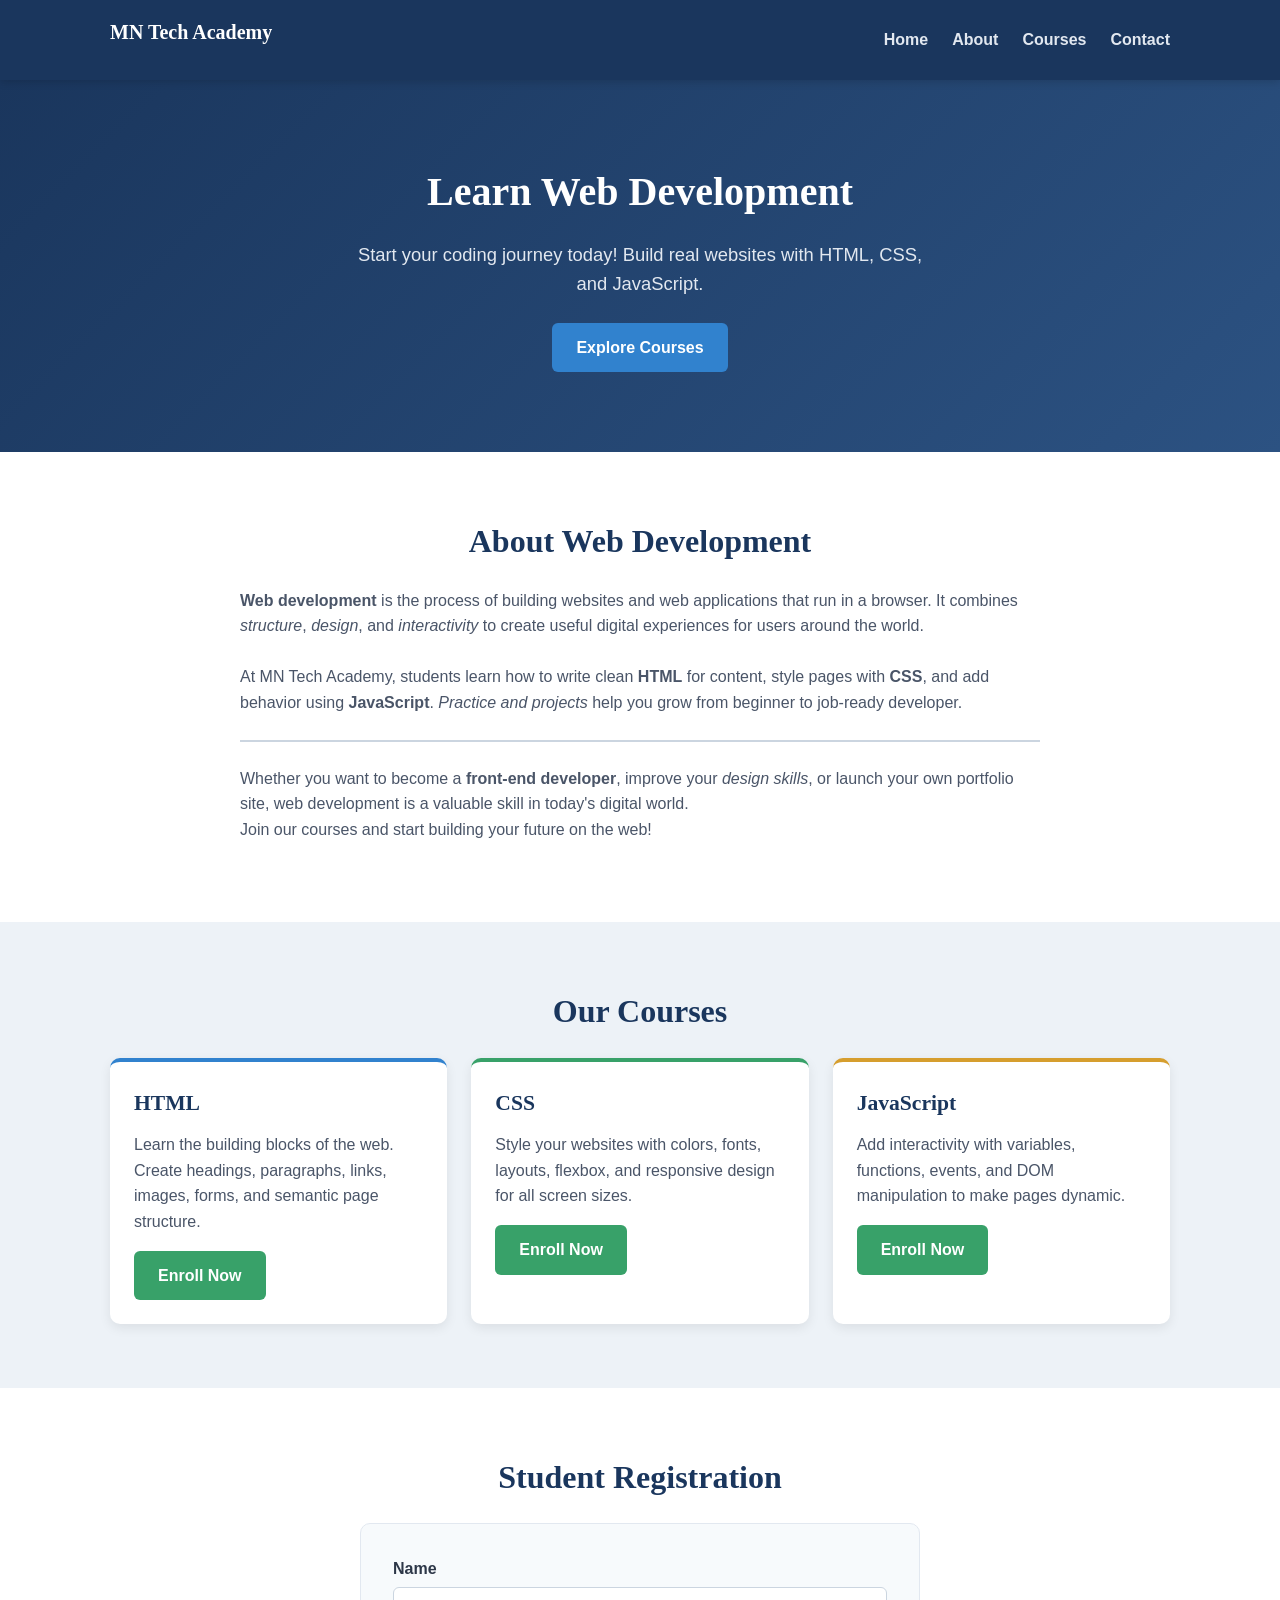
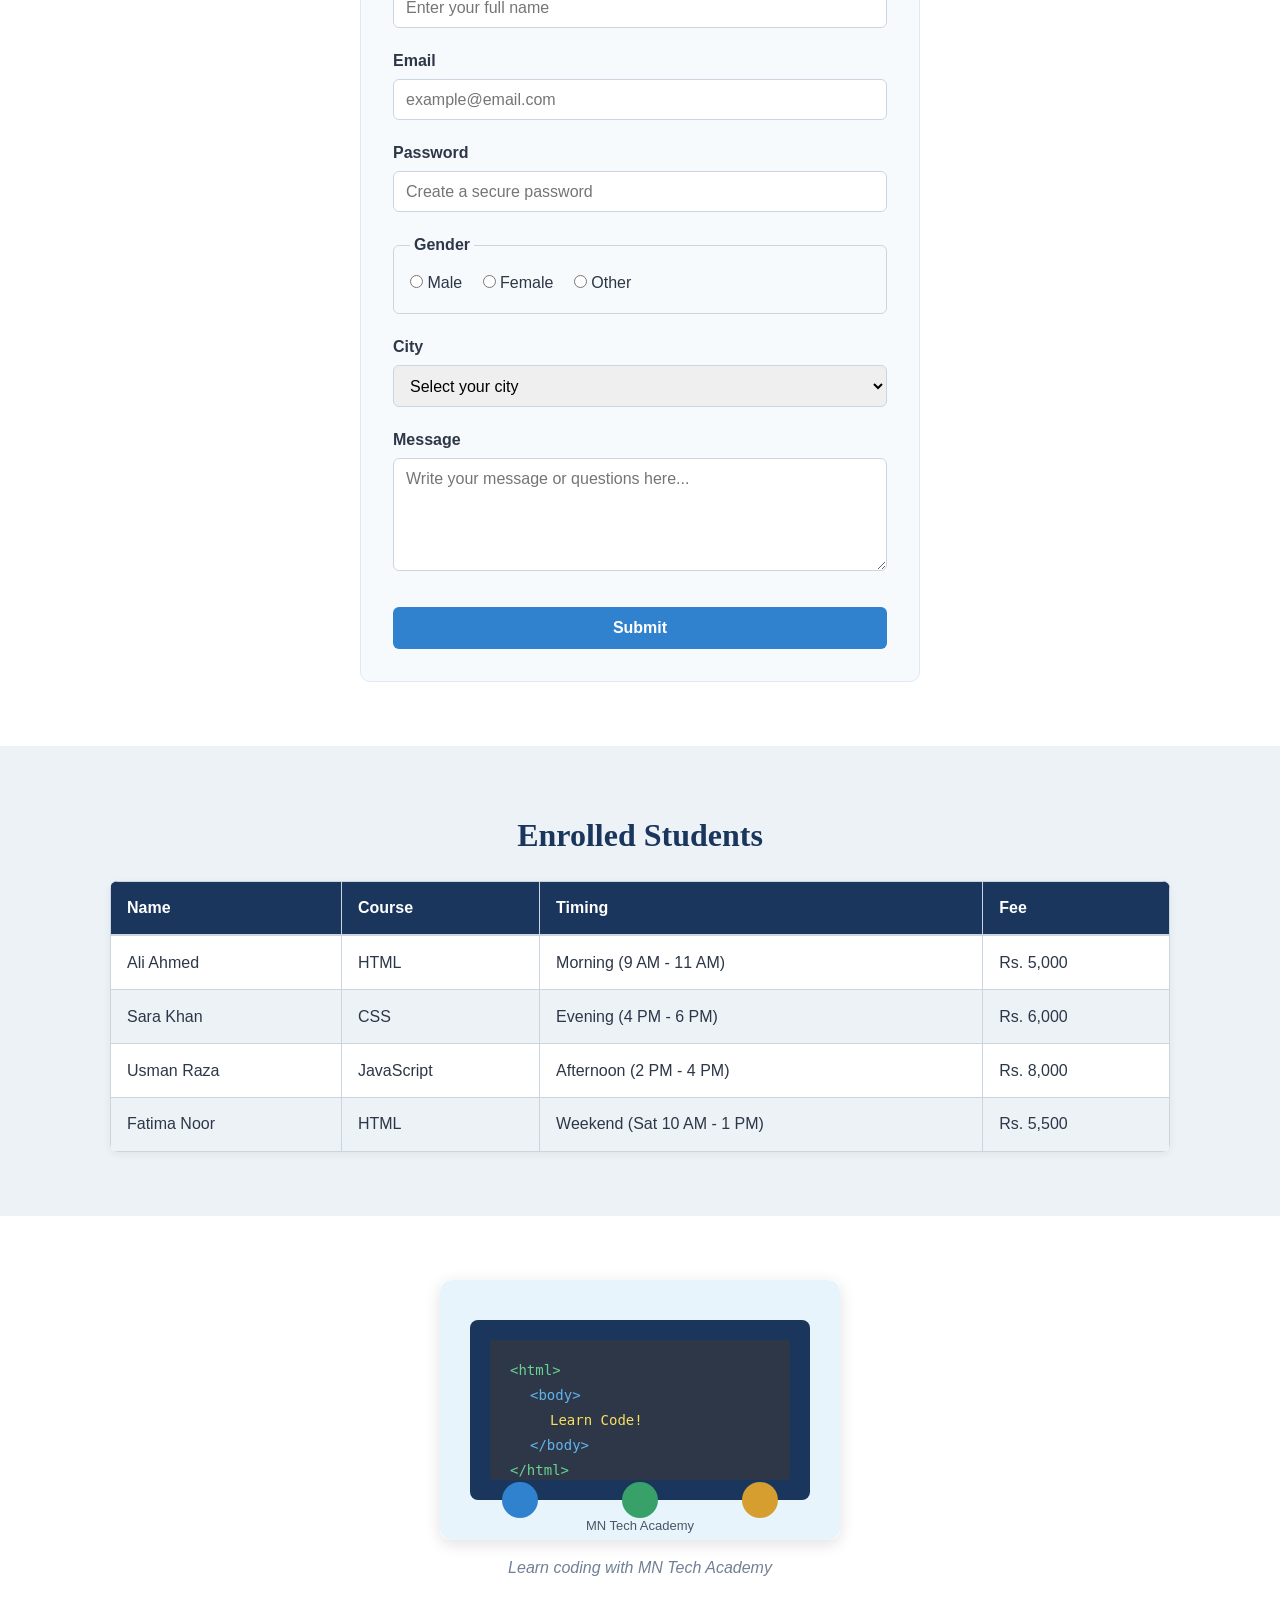
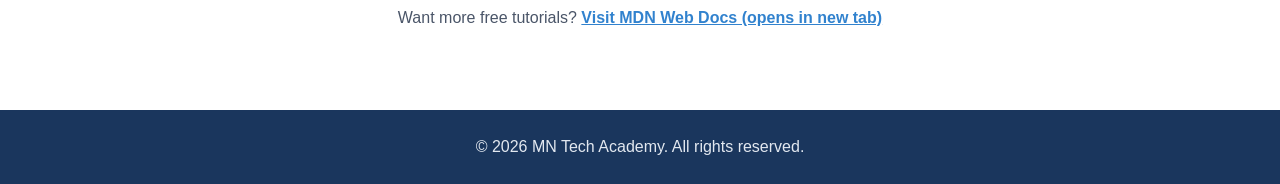
<file: Assignment 7/index.html>
<!DOCTYPE html>
<html lang="en">
<head>
  <meta charset="UTF-8" />
  <meta name="viewport" content="width=device-width, initial-scale=1.0" />
  <title>MN Tech Academy - Learn Web Development</title>
  <link rel="stylesheet" href="style.css" />
</head>
<body>

  <!-- Header & Navigation -->
  <header>
    <div class="container header-inner">
      <p class="logo">MN Tech Academy</p>
      <nav aria-label="Main navigation">
        <ul class="nav-menu">
          <li><a href="#home">Home</a></li>
          <li><a href="#about">About</a></li>
          <li><a href="#courses">Courses</a></li>
          <li><a href="#contact">Contact</a></li>
        </ul>
      </nav>
    </div>
  </header>

  <main>

    <!-- Hero Section -->
    <section id="home" class="hero">
      <div class="container hero-content">
        <h1>Learn Web Development</h1>
        <p>Start your coding journey today! Build real websites with HTML, CSS, and JavaScript.</p>
        <a href="#courses" class="btn btn-primary">Explore Courses</a>
      </div>
    </section>

    <!-- About Section -->
    <section id="about" class="about">
      <div class="container">
        <h2>About Web Development</h2>
        <p>
          <strong>Web development</strong> is the process of building websites and web applications
          that run in a browser. It combines <em>structure</em>, <em>design</em>, and <em>interactivity</em>
          to create useful digital experiences for users around the world.
          <br /><br />
          At MN Tech Academy, students learn how to write clean <strong>HTML</strong> for content,
          style pages with <strong>CSS</strong>, and add behavior using <strong>JavaScript</strong>.
          <em>Practice and projects</em> help you grow from beginner to job-ready developer.
        </p>
        <hr />
        <p>
          Whether you want to become a <strong>front-end developer</strong>, improve your
          <em>design skills</em>, or launch your own portfolio site, web development is a
          valuable skill in today's digital world.<br />
          Join our courses and start building your future on the web!
        </p>
      </div>
    </section>

    <!-- Courses Section -->
    <section id="courses" class="courses">
      <div class="container">
        <h2>Our Courses</h2>
        <div class="course-grid">

          <article class="course-card">
            <h3>HTML</h3>
            <p>Learn the building blocks of the web. Create headings, paragraphs, links, images, forms, and semantic page structure.</p>
            <a href="#contact" class="btn btn-secondary">Enroll Now</a>
          </article>

          <article class="course-card">
            <h3>CSS</h3>
            <p>Style your websites with colors, fonts, layouts, flexbox, and responsive design for all screen sizes.</p>
            <a href="#contact" class="btn btn-secondary">Enroll Now</a>
          </article>

          <article class="course-card">
            <h3>JavaScript</h3>
            <p>Add interactivity with variables, functions, events, and DOM manipulation to make pages dynamic.</p>
            <a href="#contact" class="btn btn-secondary">Enroll Now</a>
          </article>

        </div>
      </div>
    </section>

    <!-- Student Registration Form -->
    <section id="contact" class="registration">
      <div class="container">
        <h2>Student Registration</h2>
        <form action="#" method="post" class="reg-form">
          <div class="form-group">
            <label for="name">Name</label>
            <input type="text" id="name" name="name" placeholder="Enter your full name" required />
          </div>

          <div class="form-group">
            <label for="email">Email</label>
            <input type="email" id="email" name="email" placeholder="example@email.com" required />
          </div>

          <div class="form-group">
            <label for="password">Password</label>
            <input type="password" id="password" name="password" placeholder="Create a secure password" required />
          </div>

          <fieldset class="form-group">
            <legend>Gender</legend>
            <label><input type="radio" name="gender" value="male" required /> Male</label>
            <label><input type="radio" name="gender" value="female" /> Female</label>
            <label><input type="radio" name="gender" value="other" /> Other</label>
          </fieldset>

          <div class="form-group">
            <label for="city">City</label>
            <select id="city" name="city" required>
              <option value="">Select your city</option>
              <option value="karachi">Karachi</option>
              <option value="lahore">Lahore</option>
              <option value="islamabad">Islamabad</option>
              <option value="rawalpindi">Rawalpindi</option>
              <option value="multan">Multan</option>
            </select>
          </div>

          <div class="form-group">
            <label for="message">Message</label>
            <textarea id="message" name="message" rows="5" placeholder="Write your message or questions here..."></textarea>
          </div>

          <button type="submit" class="btn btn-primary">Submit</button>
        </form>
      </div>
    </section>

    <!-- Students Table -->
    <section class="students-table-section">
      <div class="container">
        <h2>Enrolled Students</h2>
        <table class="students-table">
          <caption class="sr-only">List of enrolled students with course details</caption>
          <thead>
            <tr>
              <th scope="col">Name</th>
              <th scope="col">Course</th>
              <th scope="col">Timing</th>
              <th scope="col">Fee</th>
            </tr>
          </thead>
          <tbody>
            <tr>
              <td>Ali Ahmed</td>
              <td>HTML</td>
              <td>Morning (9 AM - 11 AM)</td>
              <td>Rs. 5,000</td>
            </tr>
            <tr>
              <td>Sara Khan</td>
              <td>CSS</td>
              <td>Evening (4 PM - 6 PM)</td>
              <td>Rs. 6,000</td>
            </tr>
            <tr>
              <td>Usman Raza</td>
              <td>JavaScript</td>
              <td>Afternoon (2 PM - 4 PM)</td>
              <td>Rs. 8,000</td>
            </tr>
            <tr>
              <td>Fatima Noor</td>
              <td>HTML</td>
              <td>Weekend (Sat 10 AM - 1 PM)</td>
              <td>Rs. 5,500</td>
            </tr>
          </tbody>
        </table>
      </div>
    </section>

    <!-- Image & Link Section -->
    <section class="resources">
      <div class="container resources-inner">
        <figure>
          <img src="images/coding-classroom.svg" alt="Students learning web development in a classroom" width="400" height="260" />
          <figcaption>Learn coding with MN Tech Academy</figcaption>
        </figure>
        <p>
          Want more free tutorials?
          <a href="https://developer.mozilla.org/en-US/docs/Learn" target="_blank" rel="noopener noreferrer">Visit MDN Web Docs (opens in new tab)</a>
        </p>
      </div>
    </section>

  </main>

  <!-- Footer -->
  <footer>
    <div class="container">
      <p>&copy; 2026 MN Tech Academy. All rights reserved.</p>
    </div>
  </footer>

</body>
</html>
</file>
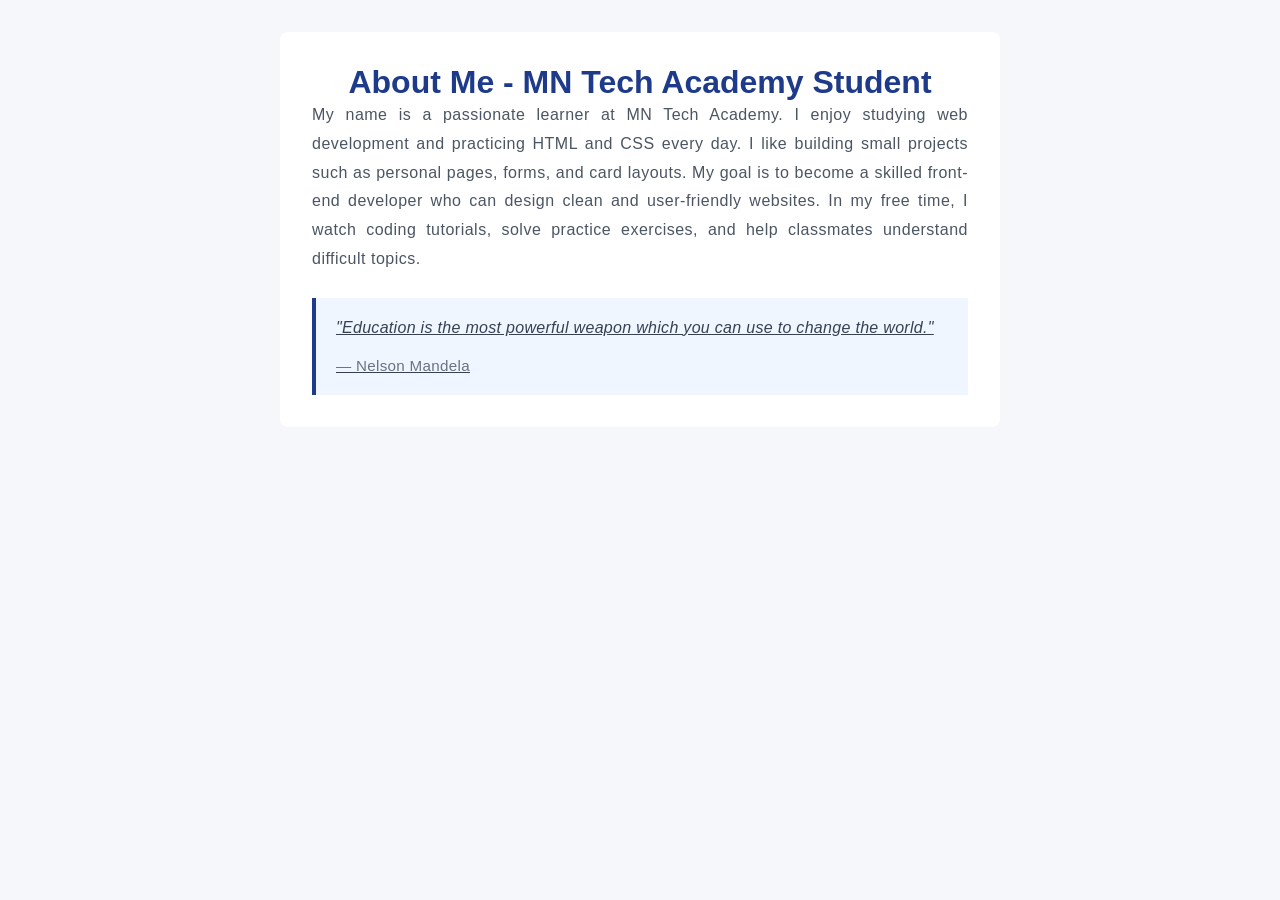
<file: Assignment 8/index.html>
<!DOCTYPE html>
<html lang="en">
<head>
  <meta charset="UTF-8" />
  <meta name="viewport" content="width=device-width, initial-scale=1.0" />
  <title>Assignment 8 - CSS Text Styling</title>
  <link rel="stylesheet" href="style.css" />
</head>
<body>

  <!-- Part 1: CSS Text Styling (Chapter 12) -->
  <main class="text-page">
    <article class="content">

      <h1>About Me - MN Tech Academy Student</h1>

      <p>
        My name is a passionate learner at MN Tech Academy. I enjoy studying
        web development and practicing HTML and CSS every day. I like building
        small projects such as personal pages, forms, and card layouts. My goal
        is to become a skilled front-end developer who can design clean and
        user-friendly websites. In my free time, I watch coding tutorials, solve
        practice exercises, and help classmates understand difficult topics.
      </p>

      <blockquote class="quote">
        "Education is the most powerful weapon which you can use to change the world."
        <cite>— Nelson Mandela</cite>
      </blockquote>

    </article>
  </main>

</body>
</html>
</file>
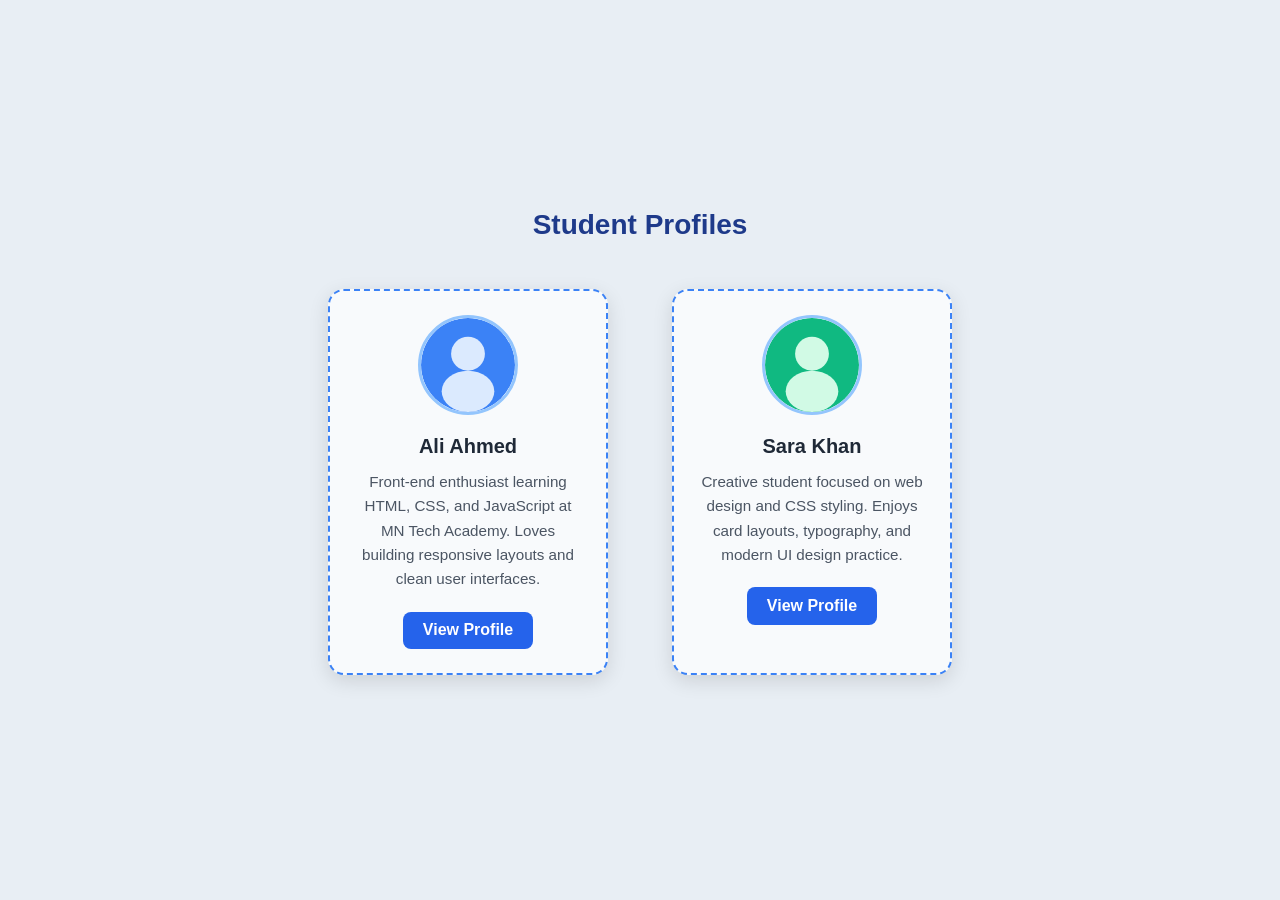
<file: Assignment 9/index.html>
<!DOCTYPE html>
<html lang="en">
<head>
  <meta charset="UTF-8" />
  <meta name="viewport" content="width=device-width, initial-scale=1.0" />
  <title>Assignment 9 - CSS Box Styling</title>
  <link rel="stylesheet" href="style.css" />
</head>
<body>

  <!-- Part 2: CSS Boxes (Chapter 13) -->
  <main class="cards-wrapper">
    <h1 class="page-title">Student Profiles</h1>

    <section class="cards-container" aria-label="Profile cards">

      <article class="profile-card">
        <img src="images/profile-1.svg" alt="Profile photo of Ali Ahmed" class="profile-img" />
        <h2>Ali Ahmed</h2>
        <p>
          Front-end enthusiast learning HTML, CSS, and JavaScript at MN Tech Academy.
          Loves building responsive layouts and clean user interfaces.
        </p>
        <a href="#" class="profile-btn">View Profile</a>
      </article>

      <article class="profile-card">
        <img src="images/profile-2.svg" alt="Profile photo of Sara Khan" class="profile-img" />
        <h2>Sara Khan</h2>
        <p>
          Creative student focused on web design and CSS styling. Enjoys card layouts,
          typography, and modern UI design practice.
        </p>
        <a href="#" class="profile-btn">View Profile</a>
      </article>

    </section>
  </main>

</body>
</html>
</file>
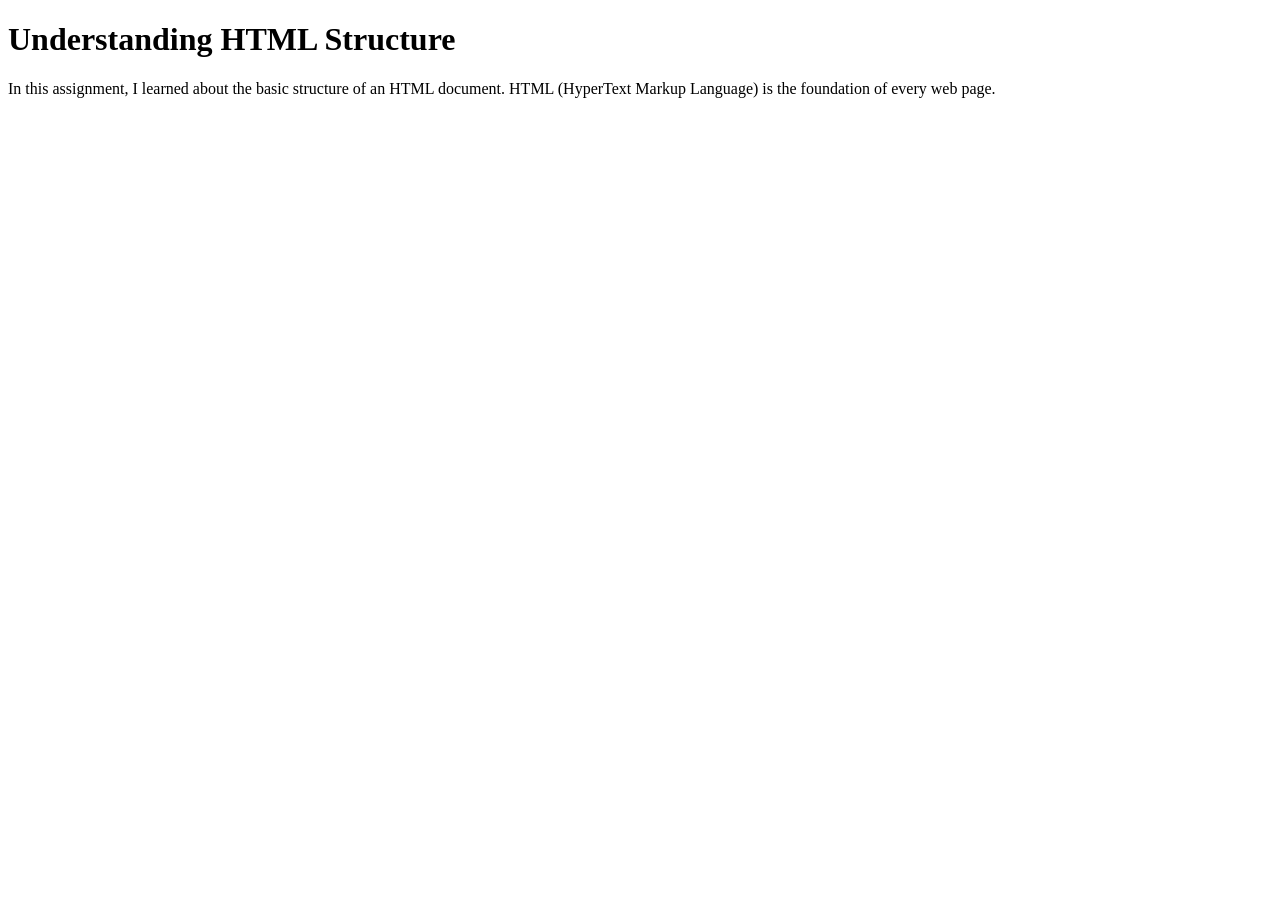
<file: HTML Assignment/index.html>
<!DOCTYPE html>
<html lang="en">
  <head>
    <meta charset="UTF-8" />
    <meta name="viewport" content="width=device-width, initial-scale=1.0" />
    <title>HTML Structure Assignment</title>
  </head>
  <body>

    <h1>Understanding HTML Structure</h1>

    <p>
      In this assignment, I learned about the basic structure of an HTML document. HTML (HyperText Markup Language) is the foundation of every web page.
    </p>

  </body>
</html>
</file>
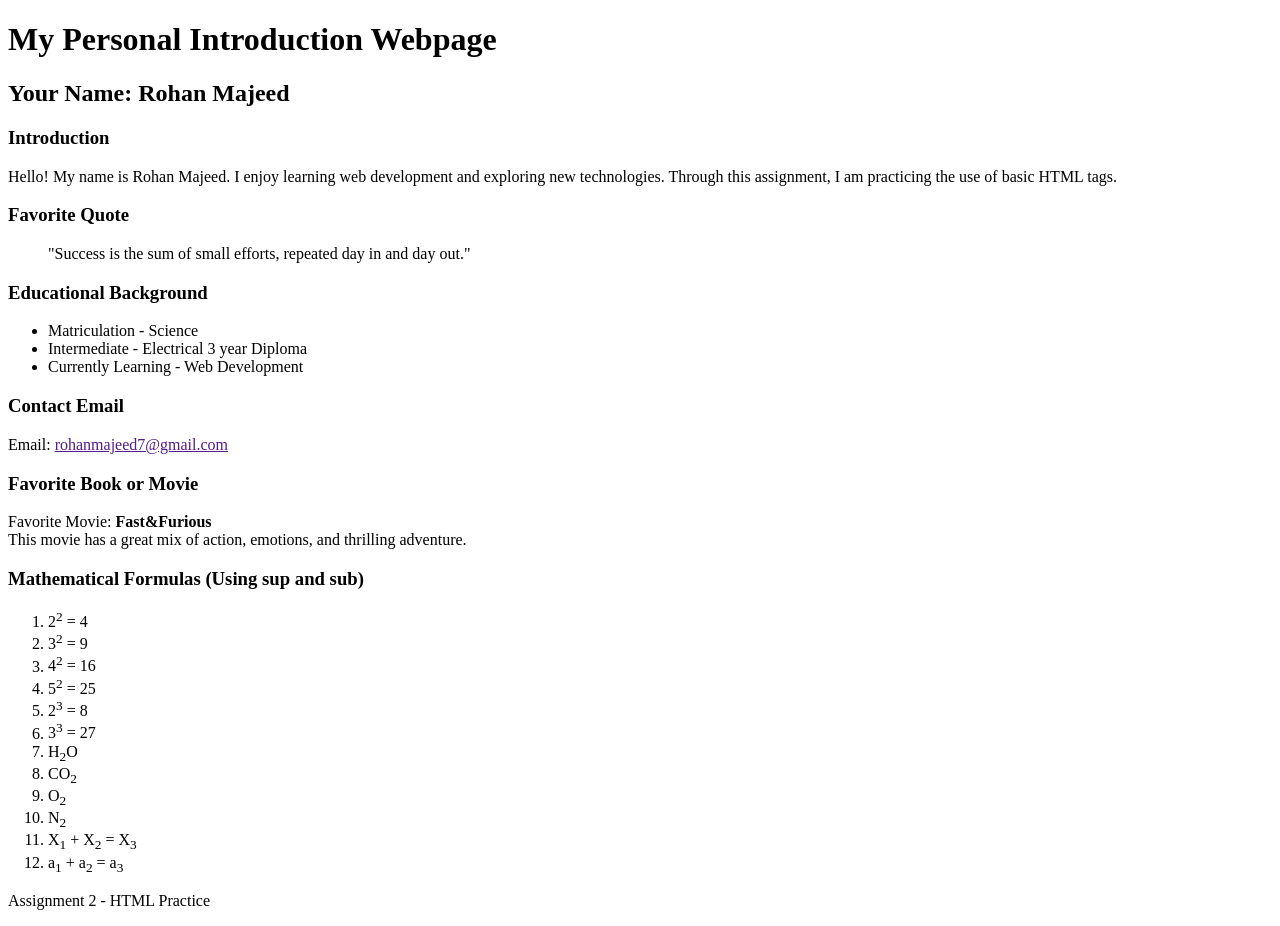
<file: Assignment 2/Assignment 2.html>
<!DOCTYPE html>
<html lang="en">
<head>
  <meta charset="UTF-8">
  <meta name="viewport" content="width=device-width, initial-scale=1.0">
  <title>Assignment 2 - My Personal Introduction Webpage</title>
</head>
<body>
  <header>
    <h1>My Personal Introduction Webpage</h1>
    <h2>Your Name: Rohan Majeed</h2>
  </header>

  <section>
    <h3>Introduction</h3>
    <p>
      Hello! My name is Rohan Majeed. I enjoy learning web development and exploring new technologies.
      Through this assignment, I am practicing the use of basic HTML tags.
    </p>
  </section>

  <section>
    <h3>Favorite Quote</h3>
    <blockquote>
      "Success is the sum of small efforts, repeated day in and day out."
    </blockquote>
  </section>

  <section>
    <h3>Educational Background</h3>
    <ul>
      <li>Matriculation - Science</li>
      <li>Intermediate - Electrical 3 year Diploma</li>
      <li>Currently Learning - Web Development</li>
    </ul>
  </section>

  <section>
    <h3>Contact Email</h3>
    <p>
      Email:
      <a href="">rohanmajeed7@gmail.com</a>
    </p>
  </section>

  <section>
    <h3>Favorite Book or Movie</h3>
    <p>
      Favorite Movie: <strong>Fast&Furious</strong><br>
      This movie has a great mix of action, emotions, and thrilling adventure.
    </p>
  </section>

  <section>
    <h3>Mathematical Formulas (Using sup and sub)</h3>
    <ol>
      <li>2<sup>2</sup> = 4</li>
      <li>3<sup>2</sup> = 9</li>
      <li>4<sup>2</sup> = 16</li>
      <li>5<sup>2</sup> = 25</li>
      <li>2<sup>3</sup> = 8</li>
      <li>3<sup>3</sup> = 27</li>
      <li>H<sub>2</sub>O</li>
      <li>CO<sub>2</sub></li>
      <li>O<sub>2</sub></li>
      <li>N<sub>2</sub></li>
      <li>X<sub>1</sub> + X<sub>2</sub> = X<sub>3</sub></li>
      <li>a<sub>1</sub> + a<sub>2</sub> = a<sub>3</sub></li>
    </ol>
  </section>

  <footer>
    <p>Assignment 2 - HTML Practice</p>
  </footer>
</body>
</html>
</file>
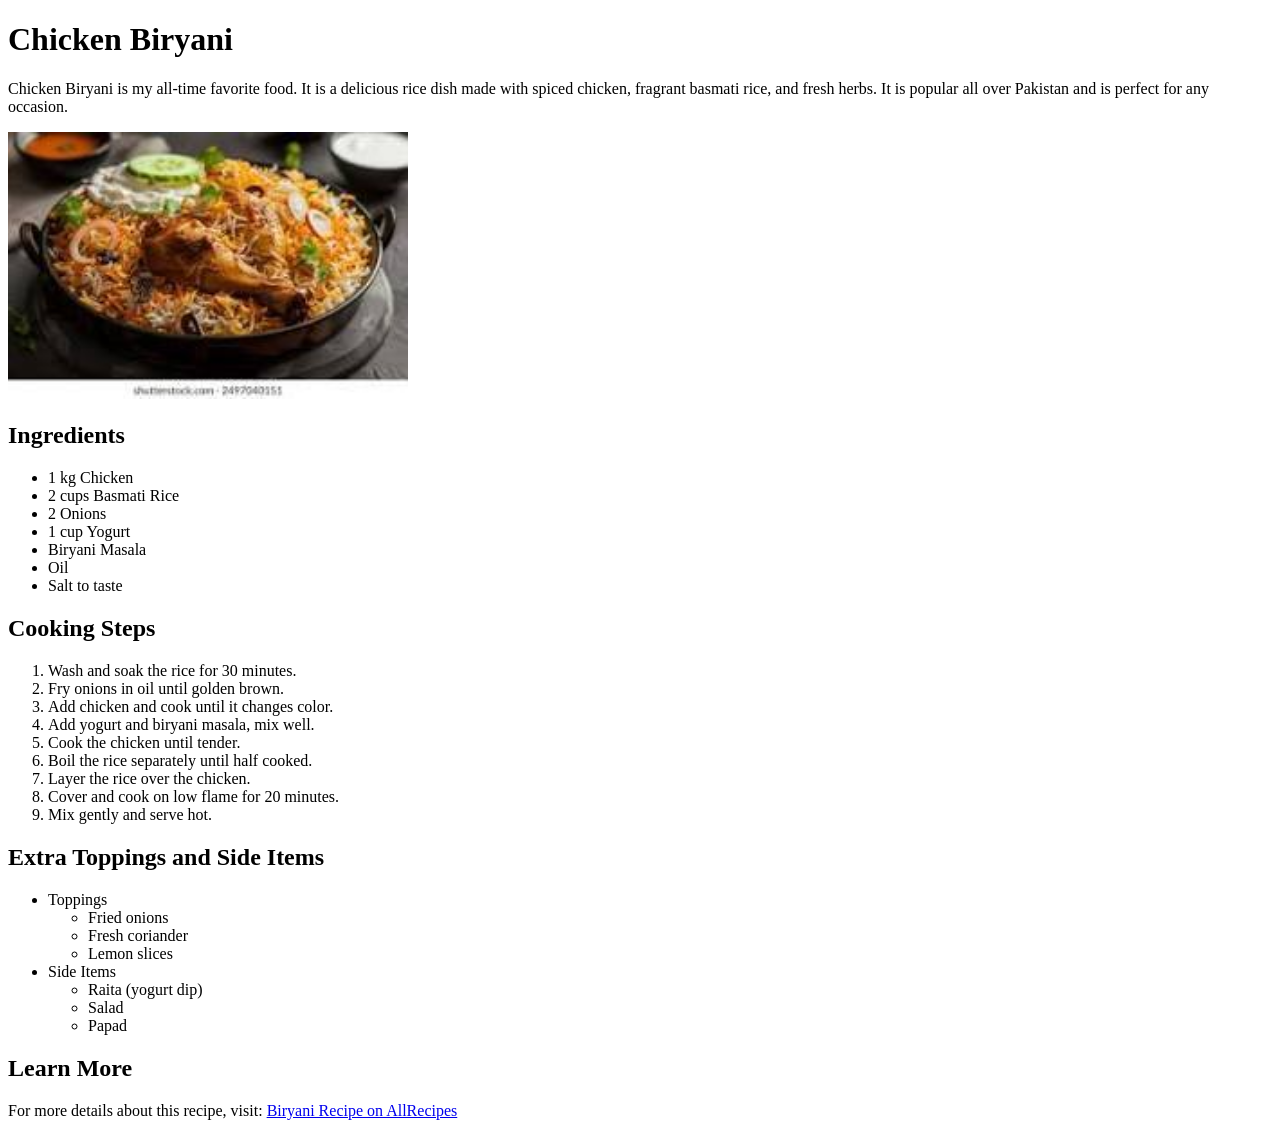
<file: Assignment 3/Assignment 3.html>
<!DOCTYPE html>
<html lang="en">
  <head>
    <meta charset="UTF-8" />
    <meta name="viewport" content="width=device-width, initial-scale=1.0" />
    <title>My Favorite Recipe - Biryani</title>
  </head>
  <body>

    <h1>Chicken Biryani</h1>

    <p>
      Chicken Biryani is my all-time favorite food. It is a delicious rice dish
      made with spiced chicken, fragrant basmati rice, and fresh herbs. It is
      popular all over Pakistan and is perfect for any occasion.
    </p>

    <img src="biryani.jpg" alt="Chicken Biryani" width="400" />

    <h2>Ingredients</h2>
    <ul>
      <li>1 kg Chicken</li>
      <li>2 cups Basmati Rice</li>
      <li>2 Onions</li>
      <li>1 cup Yogurt</li>
      <li>Biryani Masala</li>
      <li>Oil</li>
      <li>Salt to taste</li>
    </ul>

    <h2>Cooking Steps</h2>
    <ol>
      <li>Wash and soak the rice for 30 minutes.</li>
      <li>Fry onions in oil until golden brown.</li>
      <li>Add chicken and cook until it changes color.</li>
      <li>Add yogurt and biryani masala, mix well.</li>
      <li>Cook the chicken until tender.</li>
      <li>Boil the rice separately until half cooked.</li>
      <li>Layer the rice over the chicken.</li>
      <li>Cover and cook on low flame for 20 minutes.</li>
      <li>Mix gently and serve hot.</li>
    </ol>

    <h2>Extra Toppings and Side Items</h2>
    <ul>
      <li>Toppings
        <ul>
          <li>Fried onions</li>
          <li>Fresh coriander</li>
          <li>Lemon slices</li>
        </ul>
      </li>
      <li>Side Items
        <ul>
          <li>Raita (yogurt dip)</li>
          <li>Salad</li>
          <li>Papad</li>
        </ul>
      </li>
    </ul>

    <h2>Learn More</h2>
    <p>
      For more details about this recipe, visit:
      <a href="https://www.allrecipes.com/recipe/biryani" target="_blank">Biryani Recipe on AllRecipes</a>
    </p>

  </body>
</html>
</file>
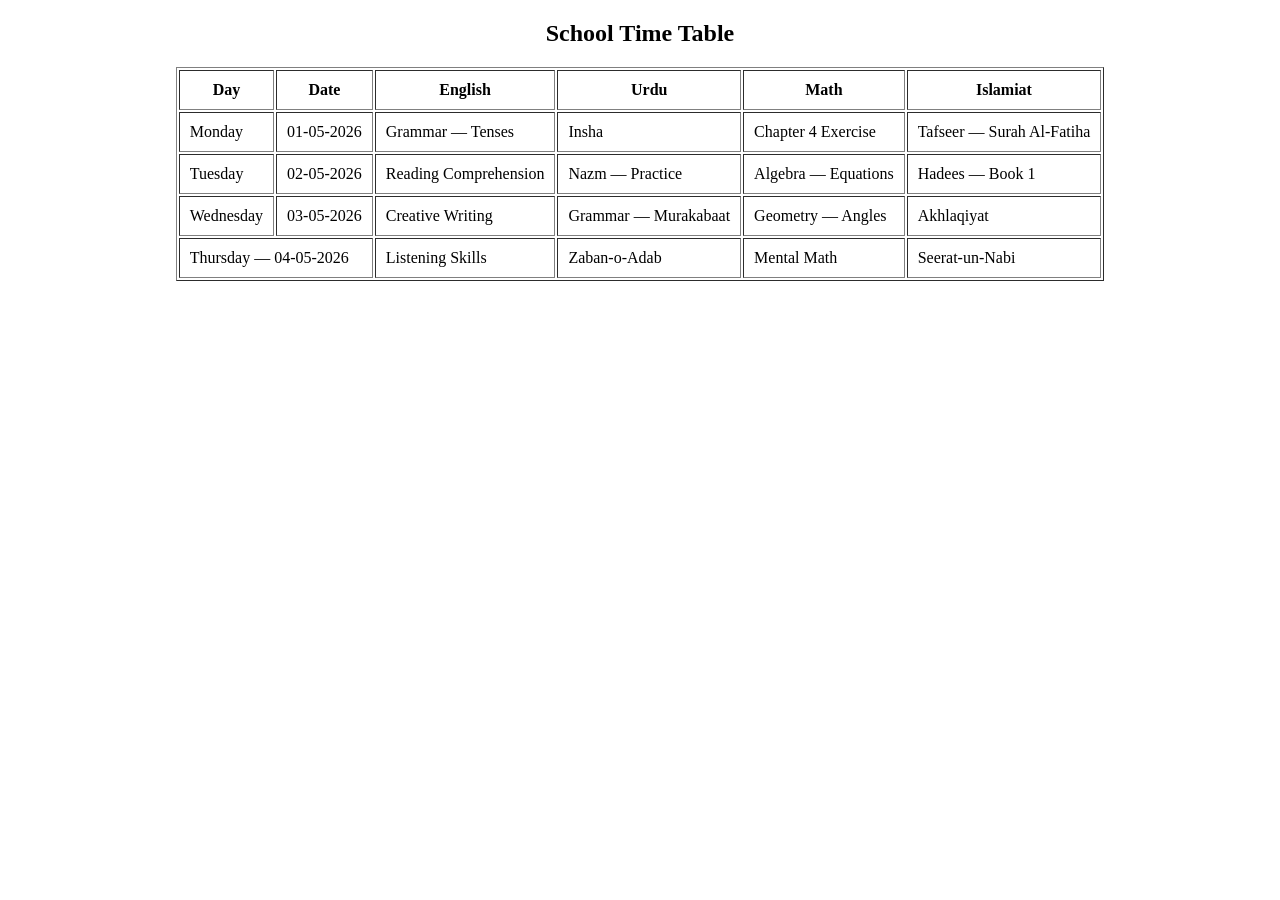
<file: Assignment 5/Assignment5.html>
<!DOCTYPE html>
<html>
<head>
<title>Time Table</title>
</head>

<body>

<h2 align="center">School Time Table</h2>

<table border="1" align="center" cellpadding="10">

<!-- Heading Row -->
<tr>
<th>Day</th>
<th>Date</th>
<th>English</th>
<th>Urdu</th>
<th>Math</th>
<th>Islamiat</th>
</tr>

<!-- Row 1 -->
<tr>
<td>Monday</td>
<td>01-05-2026</td>
<td>Grammar — Tenses</td>
<td>Insha</td>
<td>Chapter 4 Exercise</td>
<td>Tafseer — Surah Al-Fatiha</td>
</tr>

<!-- Row 2 -->
<tr>
<td>Tuesday</td>
<td>02-05-2026</td>
<td>Reading Comprehension</td>
<td>Nazm — Practice</td>
<td>Algebra — Equations</td>
<td>Hadees — Book 1</td>
</tr>

<!-- Row 3 -->
<tr>
<td>Wednesday</td>
<td>03-05-2026</td>
<td>Creative Writing</td>
<td>Grammar — Murakabaat</td>
<td>Geometry — Angles</td>
<td>Akhlaqiyat</td>
</tr>

<!-- Row 4 — colspan="2" (Day + Date merged across 2 columns) -->
<tr>
<td colspan="2">Thursday — 04-05-2026</td>
<td>Listening Skills</td>
<td>Zaban-o-Adab</td>
<td>Mental Math</td>
<td>Seerat-un-Nabi</td>
</tr>

</table>

</body>
</html>
</file>
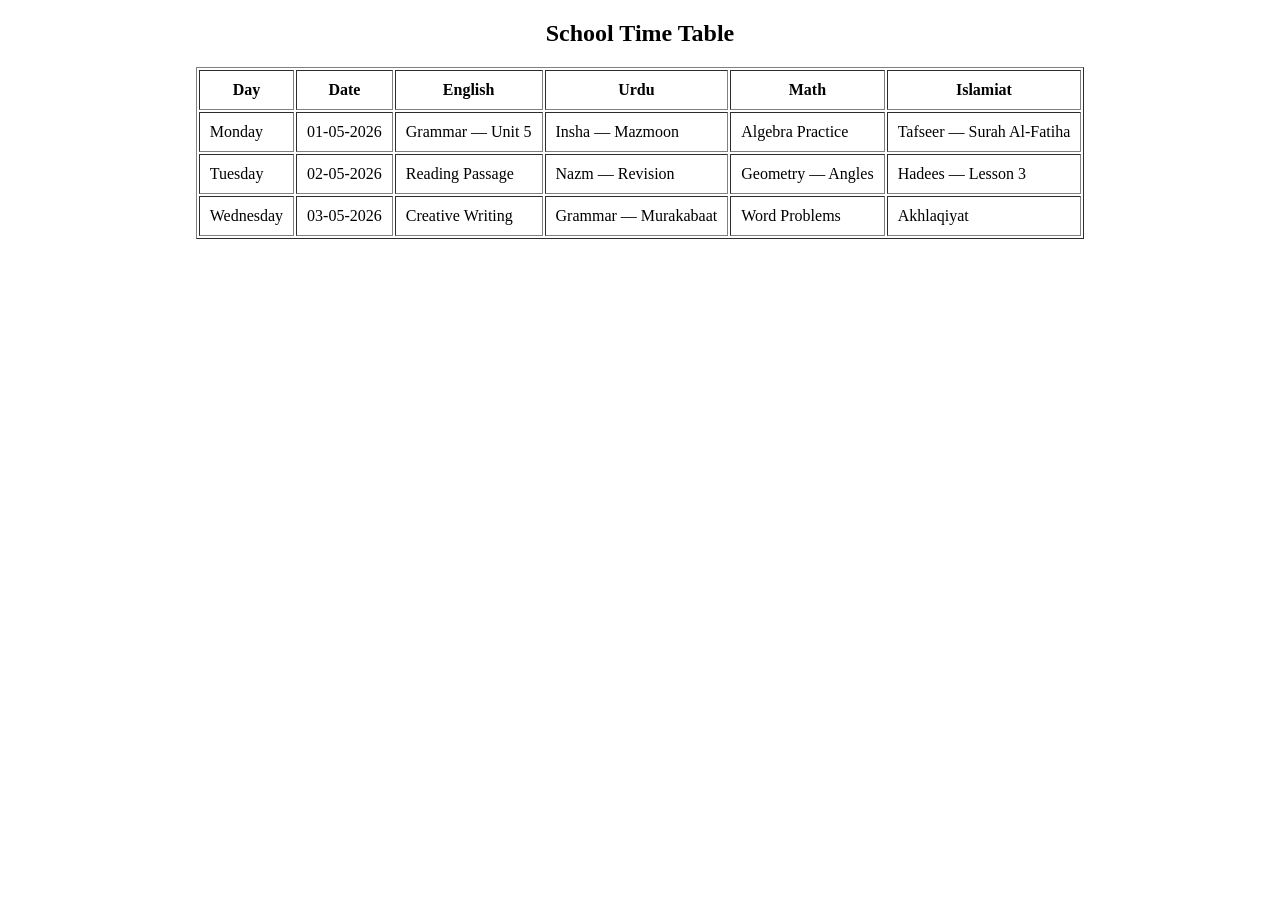
<file: Assingment 5 part 1/Assignment5Part1.html>
<!DOCTYPE html>
<html>
<head>
<title>Time Table</title>
</head>

<body>

<h2 align="center">School Time Table</h2>

<table border="1" align="center" cellpadding="10">


<tr>
<th>Day</th>
<th>Date</th>
<th>English</th>
<th>Urdu</th>
<th>Math</th>
<th>Islamiat</th>
</tr>


<tr>
<td>Monday</td>
<td>01-05-2026</td>
<td>Grammar — Unit 5</td>
<td>Insha — Mazmoon</td>
<td>Algebra Practice</td>
<td>Tafseer — Surah Al-Fatiha</td>
</tr>


<tr>
<td>Tuesday</td>
<td>02-05-2026</td>
<td>Reading Passage</td>
<td>Nazm — Revision</td>
<td>Geometry — Angles</td>
<td>Hadees — Lesson 3</td>
</tr>


<tr>
<td>Wednesday</td>
<td>03-05-2026</td>
<td>Creative Writing</td>
<td>Grammar — Murakabaat</td>
<td>Word Problems</td>
<td>Akhlaqiyat</td>
</tr>

</table>



</body>
</html>
</file>
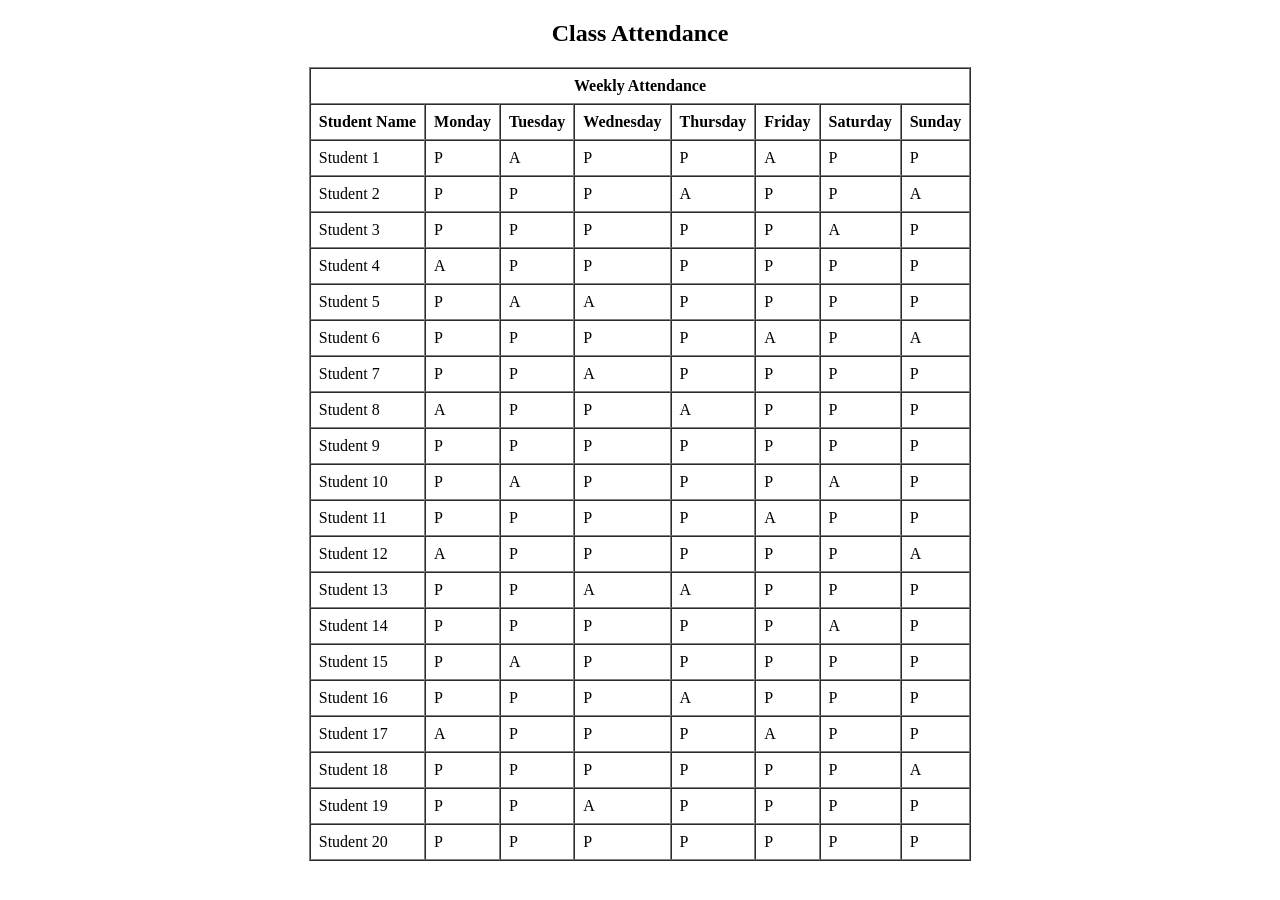
<file: Assingment 5 part 2/Assignment5Part2.html>
<!DOCTYPE html>
<html>
<head>
<title>Attendance Sheet</title>
</head>
<body>

<h2 align="center">Class Attendance</h2>

<table border="1" align="center" cellpadding="8" cellspacing="0">


<tr>
<th colspan="8">Weekly Attendance</th>
</tr>


<tr>
<th>Student Name</th>
<th>Monday</th>
<th>Tuesday</th>
<th>Wednesday</th>
<th>Thursday</th>
<th>Friday</th>
<th>Saturday</th>
<th>Sunday</th>
</tr>


<tr>
<td>Student 1</td>
<td>P</td>
<td>A</td>
<td>P</td>
<td>P</td>
<td>A</td>
<td>P</td>
<td>P</td>
</tr>


<tr>
<td>Student 2</td>
<td>P</td>
<td>P</td>
<td>P</td>
<td>A</td>
<td>P</td>
<td>P</td>
<td>A</td>
</tr>

<tr>
<td>Student 3</td>
<td>P</td>
<td>P</td>
<td>P</td>
<td>P</td>
<td>P</td>
<td>A</td>
<td>P</td>
</tr>


<tr>
<td>Student 4</td>
<td>A</td>
<td>P</td>
<td>P</td>
<td>P</td>
<td>P</td>
<td>P</td>
<td>P</td>
</tr>


<tr>
<td>Student 5</td>
<td>P</td>
<td>A</td>
<td>A</td>
<td>P</td>
<td>P</td>
<td>P</td>
<td>P</td>
</tr>


<tr>
<td>Student 6</td>
<td>P</td>
<td>P</td>
<td>P</td>
<td>P</td>
<td>A</td>
<td>P</td>
<td>A</td>
</tr>


<tr>
<td>Student 7</td>
<td>P</td>
<td>P</td>
<td>A</td>
<td>P</td>
<td>P</td>
<td>P</td>
<td>P</td>
</tr>


<tr>
<td>Student 8</td>
<td>A</td>
<td>P</td>
<td>P</td>
<td>A</td>
<td>P</td>
<td>P</td>
<td>P</td>
</tr>


<tr>
<td>Student 9</td>
<td>P</td>
<td>P</td>
<td>P</td>
<td>P</td>
<td>P</td>
<td>P</td>
<td>P</td>
</tr>


<tr>
<td>Student 10</td>
<td>P</td>
<td>A</td>
<td>P</td>
<td>P</td>
<td>P</td>
<td>A</td>
<td>P</td>
</tr>


<tr>
<td>Student 11</td>
<td>P</td>
<td>P</td>
<td>P</td>
<td>P</td>
<td>A</td>
<td>P</td>
<td>P</td>
</tr>


<tr>
<td>Student 12</td>
<td>A</td>
<td>P</td>
<td>P</td>
<td>P</td>
<td>P</td>
<td>P</td>
<td>A</td>
</tr>


<tr>
<td>Student 13</td>
<td>P</td>
<td>P</td>
<td>A</td>
<td>A</td>
<td>P</td>
<td>P</td>
<td>P</td>
</tr>


<tr>
<td>Student 14</td>
<td>P</td>
<td>P</td>
<td>P</td>
<td>P</td>
<td>P</td>
<td>A</td>
<td>P</td>
</tr>


<tr>
<td>Student 15</td>
<td>P</td>
<td>A</td>
<td>P</td>
<td>P</td>
<td>P</td>
<td>P</td>
<td>P</td>
</tr>


<tr>
<td>Student 16</td>
<td>P</td>
<td>P</td>
<td>P</td>
<td>A</td>
<td>P</td>
<td>P</td>
<td>P</td>
</tr>


<tr>
<td>Student 17</td>
<td>A</td>
<td>P</td>
<td>P</td>
<td>P</td>
<td>A</td>
<td>P</td>
<td>P</td>
</tr>


<tr>
<td>Student 18</td>
<td>P</td>
<td>P</td>
<td>P</td>
<td>P</td>
<td>P</td>
<td>P</td>
<td>A</td>
</tr>


<tr>
<td>Student 19</td>
<td>P</td>
<td>P</td>
<td>A</td>
<td>P</td>
<td>P</td>
<td>P</td>
<td>P</td>
</tr>


<tr>
<td>Student 20</td>
<td>P</td>
<td>P</td>
<td>P</td>
<td>P</td>
<td>P</td>
<td>P</td>
<td>P</td>
</tr>

</table>

<!-- P = Present | A = Absent -->

</body>
</html>
</file>
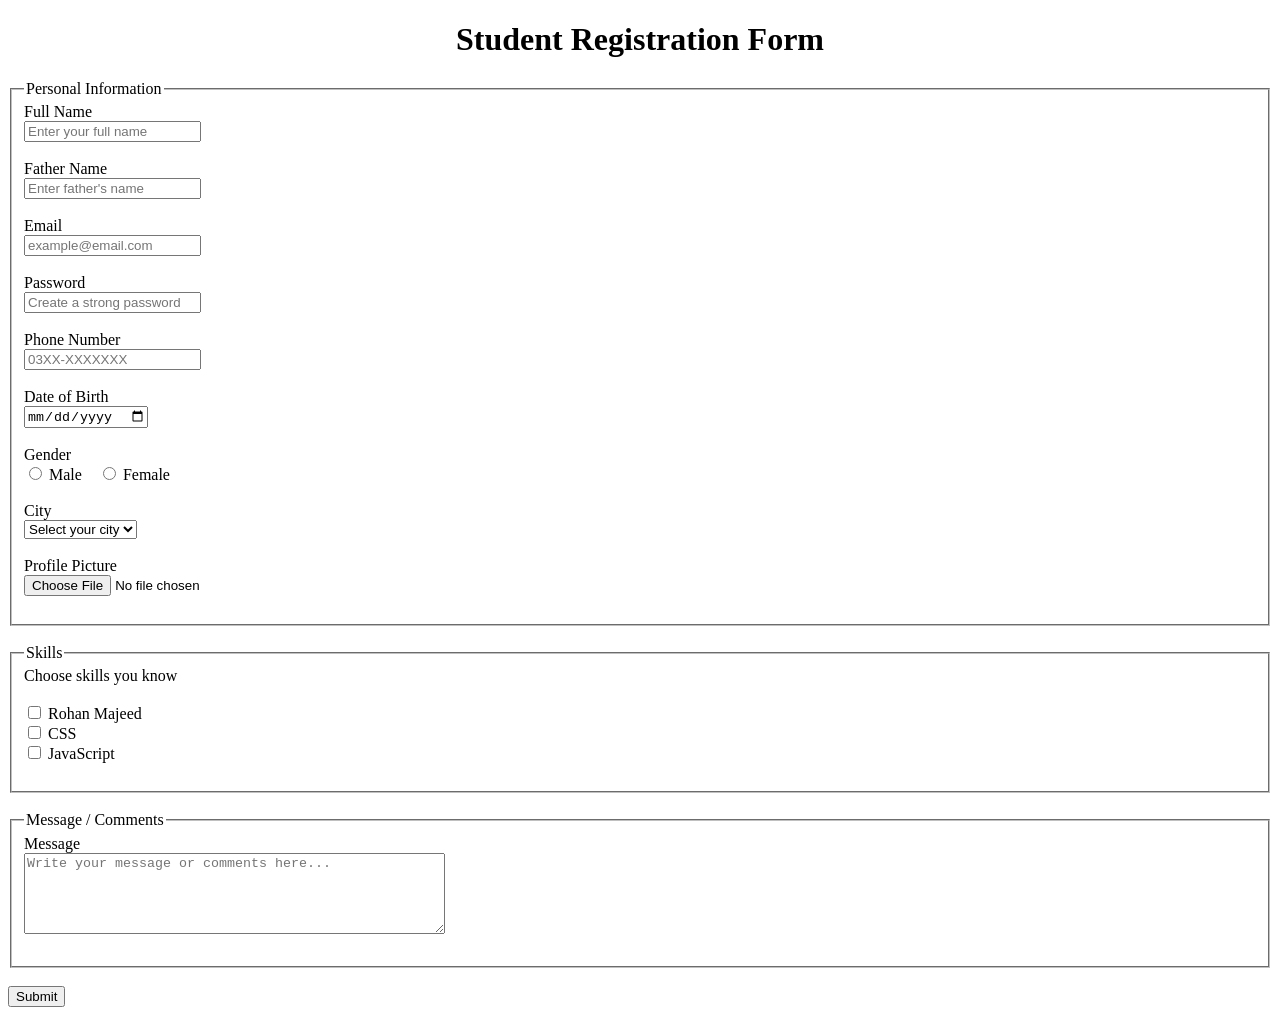
<file: Assingment 6/Assignment6.html>
<!DOCTYPE html>
<html lang="en">
<head>
  <meta charset="UTF-8" />
  <title>Student Registration Form</title>
</head>
<body>

<h1 align="center">Student Registration Form</h1>

<form action="#" method="post" enctype="multipart/form-data">

  
  <fieldset>
    <legend>Personal Information</legend>

    <label for="fullName">Full Name</label><br />
    <input type="text" id="fullName" name="fullName" placeholder="Enter your full name" required />
    <br /><br />

    <label for="fatherName">Father Name</label><br />
    <input type="text" id="fatherName" name="fatherName" placeholder="Enter father's name" required />
    <br /><br />

    <label for="email">Email</label><br />
    <input type="email" id="email" name="email" placeholder="example@email.com" required />
    <br /><br />

    <label for="password">Password</label><br />
    <input type="password" id="password" name="password" placeholder="Create a strong password" required />
    <br /><br />

    <label for="phone">Phone Number</label><br />
    <input type="tel" id="phone" name="phone" placeholder="03XX-XXXXXXX" required />
    <br /><br />

    <label for="dob">Date of Birth</label><br />
    <input type="date" id="dob" name="dob" required />
    <br /><br />

    <label>Gender</label><br />
    <input type="radio" id="genderMale" name="gender" value="male" required />
    <label for="genderMale">Male</label>
    &nbsp;&nbsp;
    <input type="radio" id="genderFemale" name="gender" value="female" />
    <label for="genderFemale">Female</label>
    <br /><br />

    <label for="city">City</label><br />
    <select id="city" name="city" required>
      <option value="">Select your city</option>
      <option value="karachi">Karachi</option>
      <option value="lahore">Lahore</option>
      <option value="islamabad">Islamabad</option>
    </select>
    <br /><br />

    <label for="profilePic">Profile Picture</label><br />
    <input type="file" id="profilePic" name="profilePic" accept="image/*" />
    <br /><br />
  </fieldset>

  <br />

  
  <fieldset>
    <legend>Skills</legend>

    <label>Choose skills you know</label><br /><br />

    <input type="checkbox" id="skillHtml" name="skills" value="html" />
    <label for="skillHtml">Rohan Majeed</label>
    <br />

    <input type="checkbox" id="skillCss" name="skills" value="css" />
    <label for="skillCss">CSS</label>
    <br />

    <input type="checkbox" id="skillJs" name="skills" value="javascript" />
    <label for="skillJs">JavaScript</label>
    <br /><br />
  </fieldset>

  <br />

  
  <fieldset>
    <legend>Message / Comments</legend>

    <label for="message">Message</label><br />
    <textarea id="message" name="message" rows="5" cols="50" placeholder="Write your message or comments here..." required></textarea>
    <br /><br />
  </fieldset>

  <br />

  <button type="submit">Submit</button>

</form>

</body>
</html>
</file>
<file: Assignment 7/style.css>
/* ===== Global / Body ===== */
* {
  box-sizing: border-box;
  margin: 0;
  padding: 0;
}

body {
  background-color: #f0f4f8;
  font-family: "Segoe UI", Tahoma, Geneva, Verdana, sans-serif;
  color: #2d3748;
  line-height: 1.6;
}

.container {
  max-width: 1100px;
  margin: 0 auto;
  padding: 0 1.25rem;
}

/* ===== Headings ===== */
h1,
h2,
h3 {
  color: #1a365d;
  font-family: Georgia, "Times New Roman", serif;
}

h1 {
  font-size: 2.5rem;
  margin-bottom: 1rem;
}

h2 {
  font-size: 2rem;
  margin-bottom: 1.25rem;
  text-align: center;
}

h3 {
  font-size: 1.35rem;
  margin-bottom: 0.75rem;
}

/* ===== Paragraphs ===== */
p {
  color: #4a5568;
  font-family: Arial, Helvetica, sans-serif;
  margin-bottom: 1rem;
}

/* ===== Header & Navigation ===== */
header {
  background-color: #1a365d;
  position: sticky;
  top: 0;
  z-index: 100;
  box-shadow: 0 2px 8px rgba(0, 0, 0, 0.15);
}

.header-inner {
  display: flex;
  justify-content: space-between;
  align-items: center;
  padding: 1rem 1.25rem;
}

.logo {
  color: #fff;
  font-size: 1.25rem;
  font-weight: bold;
  font-family: Georgia, serif;
}

.nav-menu {
  list-style: none;
  display: flex;
  gap: 1.5rem;
}

.nav-menu a {
  color: #e2e8f0;
  text-decoration: none;
  font-weight: 600;
  transition: color 0.2s;
}

.nav-menu a:hover {
  color: #63b3ed;
}

/* ===== Buttons ===== */
.btn {
  display: inline-block;
  padding: 0.75rem 1.5rem;
  border: none;
  border-radius: 6px;
  font-size: 1rem;
  font-weight: 600;
  text-decoration: none;
  cursor: pointer;
  transition: background-color 0.2s, transform 0.15s;
}

.btn-primary {
  background-color: #3182ce;
  color: #fff;
}

.btn-primary:hover {
  background-color: #2b6cb0;
  transform: translateY(-2px);
}

.btn-secondary {
  background-color: #38a169;
  color: #fff;
}

.btn-secondary:hover {
  background-color: #2f855a;
}

button.btn {
  font-family: inherit;
}

/* ===== Hero Section ===== */
.hero {
  background: linear-gradient(135deg, #1a365d 0%, #2c5282 100%);
  color: #fff;
  padding: 5rem 0;
  text-align: center;
}

.hero h1 {
  color: #fff;
}

.hero p {
  color: #e2e8f0;
  font-size: 1.15rem;
  max-width: 600px;
  margin: 0 auto 1.5rem;
}

/* ===== About Section ===== */
.about {
  padding: 4rem 0;
  background-color: #fff;
}

.about p {
  max-width: 800px;
  margin-left: auto;
  margin-right: auto;
}

.about hr {
  border: none;
  border-top: 2px solid #cbd5e0;
  margin: 1.5rem auto;
  max-width: 800px;
}

/* ===== Courses Section ===== */
.courses {
  padding: 4rem 0;
  background-color: #edf2f7;
}

.course-grid {
  display: grid;
  grid-template-columns: repeat(auto-fit, minmax(280px, 1fr));
  gap: 1.5rem;
}

.course-card {
  background-color: #fff;
  border-radius: 10px;
  padding: 1.5rem;
  box-shadow: 0 4px 12px rgba(0, 0, 0, 0.08);
  border-top: 4px solid #3182ce;
}

.course-card:nth-child(2) {
  border-top-color: #38a169;
}

.course-card:nth-child(3) {
  border-top-color: #d69e2e;
}

/* ===== Registration Form ===== */
.registration {
  padding: 4rem 0;
  background-color: #fff;
}

.reg-form {
  max-width: 560px;
  margin: 0 auto;
  background-color: #f7fafc;
  padding: 2rem;
  border-radius: 10px;
  border: 1px solid #e2e8f0;
}

.form-group {
  margin-bottom: 1.25rem;
}

.reg-form label {
  display: block;
  font-weight: 600;
  color: #2d3748;
  margin-bottom: 0.35rem;
}

.reg-form input[type="text"],
.reg-form input[type="email"],
.reg-form input[type="password"],
.reg-form select,
.reg-form textarea {
  width: 100%;
  padding: 0.65rem 0.75rem;
  border: 1px solid #cbd5e0;
  border-radius: 6px;
  font-family: inherit;
  font-size: 1rem;
}

.reg-form input:focus,
.reg-form select:focus,
.reg-form textarea:focus {
  outline: 2px solid #3182ce;
  border-color: #3182ce;
}

.reg-form fieldset {
  border: 1px solid #cbd5e0;
  border-radius: 6px;
  padding: 0.75rem 1rem;
}

.reg-form fieldset legend {
  font-weight: 600;
  padding: 0 0.25rem;
}

.reg-form fieldset label {
  display: inline-block;
  margin-right: 1rem;
  font-weight: normal;
}

.reg-form textarea {
  resize: vertical;
}

.reg-form button {
  width: 100%;
  margin-top: 0.5rem;
}

/* ===== Students Table ===== */
.students-table-section {
  padding: 4rem 0;
  background-color: #edf2f7;
}

.students-table {
  width: 100%;
  border-collapse: collapse;
  background-color: #fff;
  box-shadow: 0 2px 8px rgba(0, 0, 0, 0.06);
  border-radius: 8px;
  overflow: hidden;
}

.students-table th,
.students-table td {
  border: 1px solid #cbd5e0;
  padding: 0.85rem 1rem;
  text-align: left;
}

.students-table thead {
  background-color: #1a365d;
  color: #fff;
}

.students-table tbody tr:nth-child(even) {
  background-color: #edf2f7;
}

.students-table tbody tr:nth-child(odd) {
  background-color: #fff;
}

.students-table tbody tr:hover {
  background-color: #bee3f8;
}

.sr-only {
  position: absolute;
  width: 1px;
  height: 1px;
  padding: 0;
  margin: -1px;
  overflow: hidden;
  clip: rect(0, 0, 0, 0);
  white-space: nowrap;
  border: 0;
}

/* ===== Image & Link Section ===== */
.resources {
  padding: 4rem 0;
  background-color: #fff;
}

.resources-inner {
  text-align: center;
}

.resources figure {
  margin-bottom: 1.5rem;
}

.resources img {
  max-width: 100%;
  height: auto;
  border-radius: 10px;
  box-shadow: 0 4px 16px rgba(0, 0, 0, 0.12);
}

.resources figcaption {
  margin-top: 0.5rem;
  color: #718096;
  font-style: italic;
}

.resources a {
  color: #3182ce;
  font-weight: 600;
  text-decoration: underline;
}

.resources a:hover {
  color: #2b6cb0;
}

/* ===== Footer ===== */
footer {
  background-color: #1a365d;
  color: #e2e8f0;
  text-align: center;
  padding: 1.5rem 0;
}

footer p {
  color: #e2e8f0;
  margin-bottom: 0;
}
</file>
<file: Assignment 8/style.css>
/* Assignment 8 - CSS Text Styling (Chapter 12) */

* {
  box-sizing: border-box;
  margin: 0;
  padding: 0;
}

body {
  background-color: #f5f7fa;
  font-family: Verdana, Geneva, Tahoma, sans-serif;
  padding: 2rem 1rem;
}

.text-page {
  max-width: 720px;
  margin: 0 auto;
}

.content {
  background-color: #ffffff;
  padding: 2rem;
  border-radius: 8px;
}

/* 1. Text Color */
h1 {
  color: #1e3a8a;
}

p {
  color: #4b5563;
}

/* 2. Text Alignment */
h1 {
  text-align: center;
}

p {
  text-align: justify;
}

/* 3. Font Styling */
body {
  font-family: Arial, Helvetica, sans-serif;
}

h1 {
  font-family: Verdana, Geneva, sans-serif;
  font-weight: bold;
  font-size: 2rem;
}

/* 4. Text Decoration */
h1 {
  text-decoration: none;
}

.quote {
  font-style: italic;
  text-decoration: underline;
}

/* 5. Line Height & Letter Spacing */
p {
  line-height: 1.8;
  letter-spacing: 0.5px;
}

.quote {
  margin-top: 1.5rem;
  padding: 1rem 1.25rem;
  border-left: 4px solid #1e3a8a;
  background-color: #eff6ff;
  color: #374151;
  line-height: 1.7;
  letter-spacing: 0.3px;
}

.quote cite {
  display: block;
  margin-top: 0.75rem;
  font-style: normal;
  font-size: 0.95rem;
  color: #6b7280;
  text-decoration: none;
}
</file>
<file: Assignment 9/style.css>
/* Assignment 9 - CSS Box Styling (Chapter 13) */

* {
  box-sizing: border-box;
  margin: 0;
  padding: 0;
}

body {
  font-family: Arial, Verdana, sans-serif;
  background-color: #e8eef4;
  min-height: 100vh;
}

/* Bonus: Flexbox - center cards on page */
.cards-wrapper {
  display: flex;
  flex-direction: column;
  align-items: center;
  justify-content: center;
  min-height: 100vh;
  padding: 2rem 1rem;
}

.page-title {
  color: #1e3a8a;
  margin-bottom: 2rem;
  text-align: center;
  font-size: 1.75rem;
}

/* Bonus: 2 cards side by side */
.cards-container {
  display: flex;
  flex-wrap: wrap;
  gap: 2rem;
  justify-content: center;
  align-items: stretch;
}

.profile-card {
  width: 280px;
  text-align: center;

  /* 1. Border */
  border: 2px dashed #3b82f6;

  /* 2. Padding */
  padding: 1.5rem;

  /* 3. Margin */
  margin: 1rem;

  /* 4. Background Color */
  background-color: #f8fafc;

  /* 5. Border Radius */
  border-radius: 16px;

  /* 6. Box Shadow (Optional) */
  box-shadow: 0 6px 20px rgba(0, 0, 0, 0.12);
}

.profile-img {
  width: 100px;
  height: 100px;
  border-radius: 50%;
  object-fit: cover;
  margin-bottom: 1rem;
  border: 3px solid #93c5fd;
}

.profile-card h2 {
  color: #1f2937;
  font-size: 1.25rem;
  margin-bottom: 0.75rem;
}

.profile-card p {
  color: #4b5563;
  font-size: 0.95rem;
  line-height: 1.6;
  margin-bottom: 1.25rem;
}

.profile-btn {
  display: inline-block;
  padding: 0.6rem 1.25rem;
  background-color: #2563eb;
  color: #ffffff;
  text-decoration: none;
  border-radius: 8px;
  font-weight: bold;
  transition: background-color 0.3s, transform 0.2s, box-shadow 0.2s;
}

/* Bonus: Hover effect on button */
.profile-btn:hover {
  background-color: #1d4ed8;
  transform: translateY(-3px);
  box-shadow: 0 4px 12px rgba(37, 99, 235, 0.4);
}
</file>
